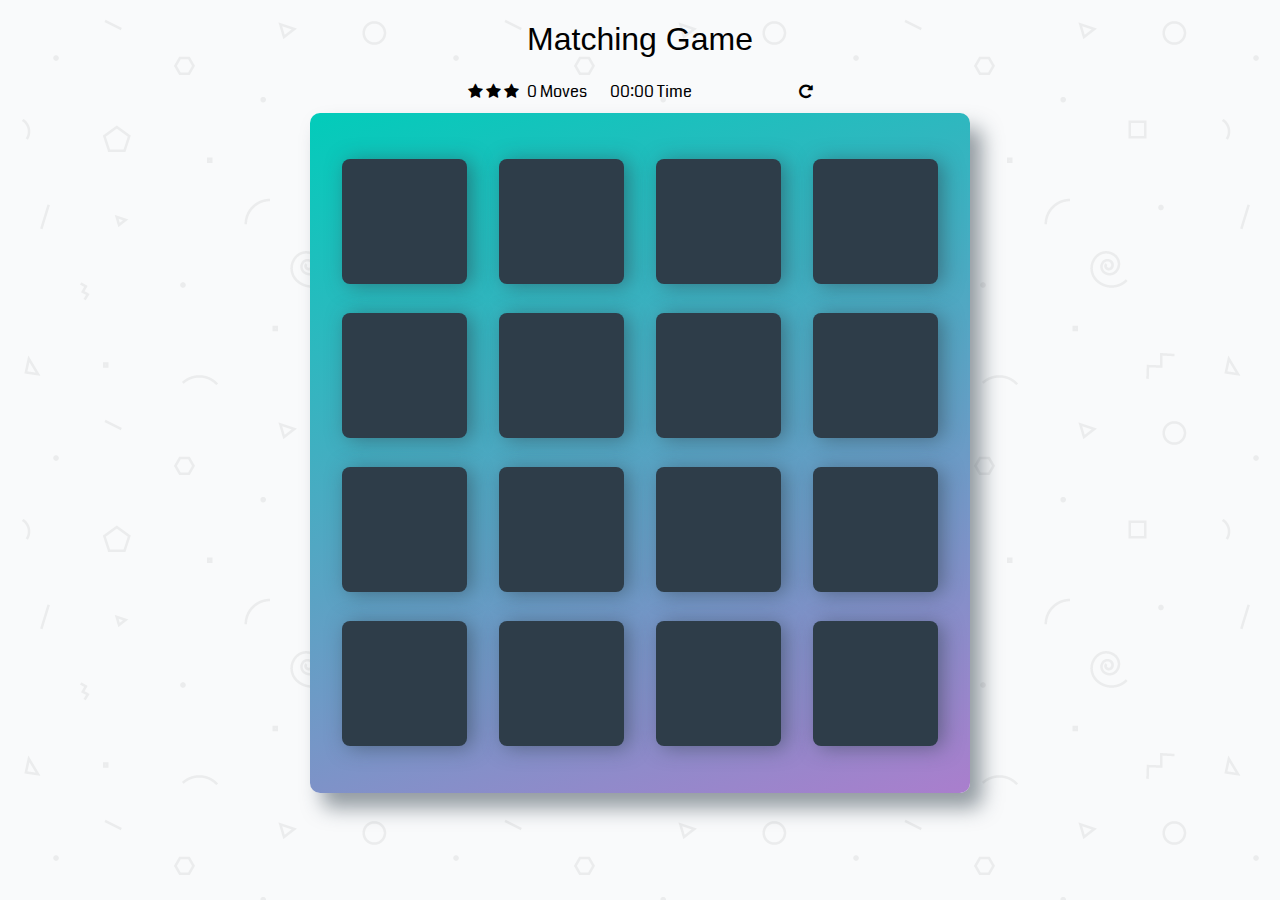
<file: index.html>
<!doctype html>
<html lang="en">
<head>
    <meta charset="utf-8">
    <title>Matching Game</title>
    <meta name="description" content="">
    <link rel="stylesheet prefetch" href="https://maxcdn.bootstrapcdn.com/font-awesome/4.6.1/css/font-awesome.min.css">
    <link rel="stylesheet prefetch" href="https://fonts.googleapis.com/css?family=Coda">
    <link rel="stylesheet" href="css/app.css">
</head>
<body>

    <div class="container">
        <header>
            <h1>Matching Game</h1>
        </header>

        <section class="score-panel">
        	<ul class="stars">
        		<li><i class="fa fa-star"></i></li>
        		<li><i class="fa fa-star"></i></li>
        		<li><i class="fa fa-star"></i></li>
        	</ul>

        	<span class="moves">3</span> Moves
            <span class="timer">00:00</span> Time

            <div class="restart">
        		<i class="fa fa-repeat"></i>
        	</div>
        </section>

        <ul class="deck">
            <li class="card">
                <i class="fa fa-diamond"></i>
            </li>
            <li class="card">
                <i class="fa fa-paper-plane-o"></i>
            </li>
            <li class="card match">
                <i class="fa fa-anchor"></i>
            </li>
            <li class="card">
                <i class="fa fa-bolt"></i>
            </li>
            <li class="card">
                <i class="fa fa-cube"></i>
            </li>
            <li class="card match">
                <i class="fa fa-anchor"></i>
            </li>
            <li class="card">
                <i class="fa fa-leaf"></i>
            </li>
            <li class="card">
                <i class="fa fa-bicycle"></i>
            </li>
            <li class="card">
                <i class="fa fa-diamond"></i>
            </li>
            <li class="card">
                <i class="fa fa-bomb"></i>
            </li>
            <li class="card">
                <i class="fa fa-leaf"></i>
            </li>
            <li class="card">
                <i class="fa fa-bomb"></i>
            </li>
            <li class="card open show">
                <i class="fa fa-bolt"></i>
            </li>
            <li class="card">
                <i class="fa fa-bicycle"></i>
            </li>
            <li class="card">
                <i class="fa fa-paper-plane-o"></i>
            </li>
            <li class="card">
                <i class="fa fa-cube"></i>
            </li>
        </ul>
        <div class="modal">
            <div class="modal-content">
                <span class="btn">
                    <i class="fa fa-times" aria-hidden="true"></i>
                </span>
                    <p class="alert-text">
                    </p>
                    <p class="rules">If you want to play again, press x and after that press restart. Rating calculation: if you reach the end of the game in less then 15 moves you get 3 stars, less then 25 moves - 2 stars, otherwise you get only 1 star</p>
                
            </div>
        </div>
    </div>

    <script type="text/javascript" src="js/javascript.js"></script>
</body>
</html>
</file>
<file: css/app.css>
html {
    box-sizing: border-box;
}

*,
*::before,
*::after {
    box-sizing: inherit;
}

html,
body {
    width: 100%;
    height: 100%;
    margin: 0;
    padding: 0;
}

body {
    background: #ffffff url('../img/geometry2.png'); /* Background pattern from Subtle Patterns */
    font-family: 'Coda', cursive;
}

.container {
    display: flex;
    justify-content: center;
    align-items: center;
    flex-direction: column;
}

h1 {
    font-family: 'Open Sans', sans-serif;
    font-weight: 300;
}

/*
 * Styles for the deck of cards
 */

.deck {
    width: 660px;
    min-height: 680px;
    background: linear-gradient(160deg, #02ccba 0%, #aa7ecd 100%);
    padding: 32px;
    border-radius: 10px;
    box-shadow: 12px 15px 20px 0 rgba(46, 61, 73, 0.5);
    display: flex;
    flex-wrap: wrap;
    justify-content: space-between;
    align-items: center;
    margin: 0 0 3em;
}

.deck .card {
    height: 125px;
    width: 125px;
    background: #2e3d49;
    font-size: 0;
    color: #ffffff;
    border-radius: 8px;
    cursor: pointer;
    display: flex;
    justify-content: center;
    align-items: center;
    box-shadow: 5px 2px 20px 0 rgba(46, 61, 73, 0.5);
}

.deck .card.open {
    transform: rotateY(0);
    background: #02b3e4;
    cursor: default;
}

.deck .card.show {
    font-size: 33px;
}

.deck .card.match {
    cursor: default;
    background: #02ccba;
    font-size: 33px;
}

/*
 * Styles for the Score Panel
 */

.score-panel {
    text-align: left;
    width: 345px;
    margin-bottom: 10px;
}

.score-panel .stars {
    margin: 0;
    padding: 0;
    display: inline-block;
    margin: 0 5px 0 0;
}

.score-panel .stars li {
    list-style: none;
    display: inline-block;
}

.score-panel .restart {
    float: right;
    cursor: pointer;
}
.off {
    pointer-events: none;
}

.timer {
    margin-left: 20px;
}

.modal {
    display: none; /* Hidden by default */
    position: fixed; /* Stay in place */
    z-index: 1; /* Sit on top */
    padding-top: 100px; /* Location of the box */
    left: 0;
    top: 0;
    width: 100%; /* Full width */
    height: 100%; /* Full height */
    overflow: auto; /* Enable scroll if needed */
    background-color: rgb(0,0,0); /* Fallback color */
    background-color: rgba(0,0,0,0.4); /* Black w/ opacity */
}
.modal-content {
    background-color: #fefefe;
    margin: auto;
    padding: 20px;
    border: 1px solid #888;
    width: 80%;
    height: 150px;
    text-align: center;
    animation-name: animatetop;
    animation-duration: 0.4s
}
span.btn{
    color: #aaaaaa;
    float: right;
    font-size: 28px;
    font-weight: bold;   
}

span.btn:hover,
span.btn:focus {
    color: #000;
    text-decoration: none;
    cursor: pointer;
}
</file>
